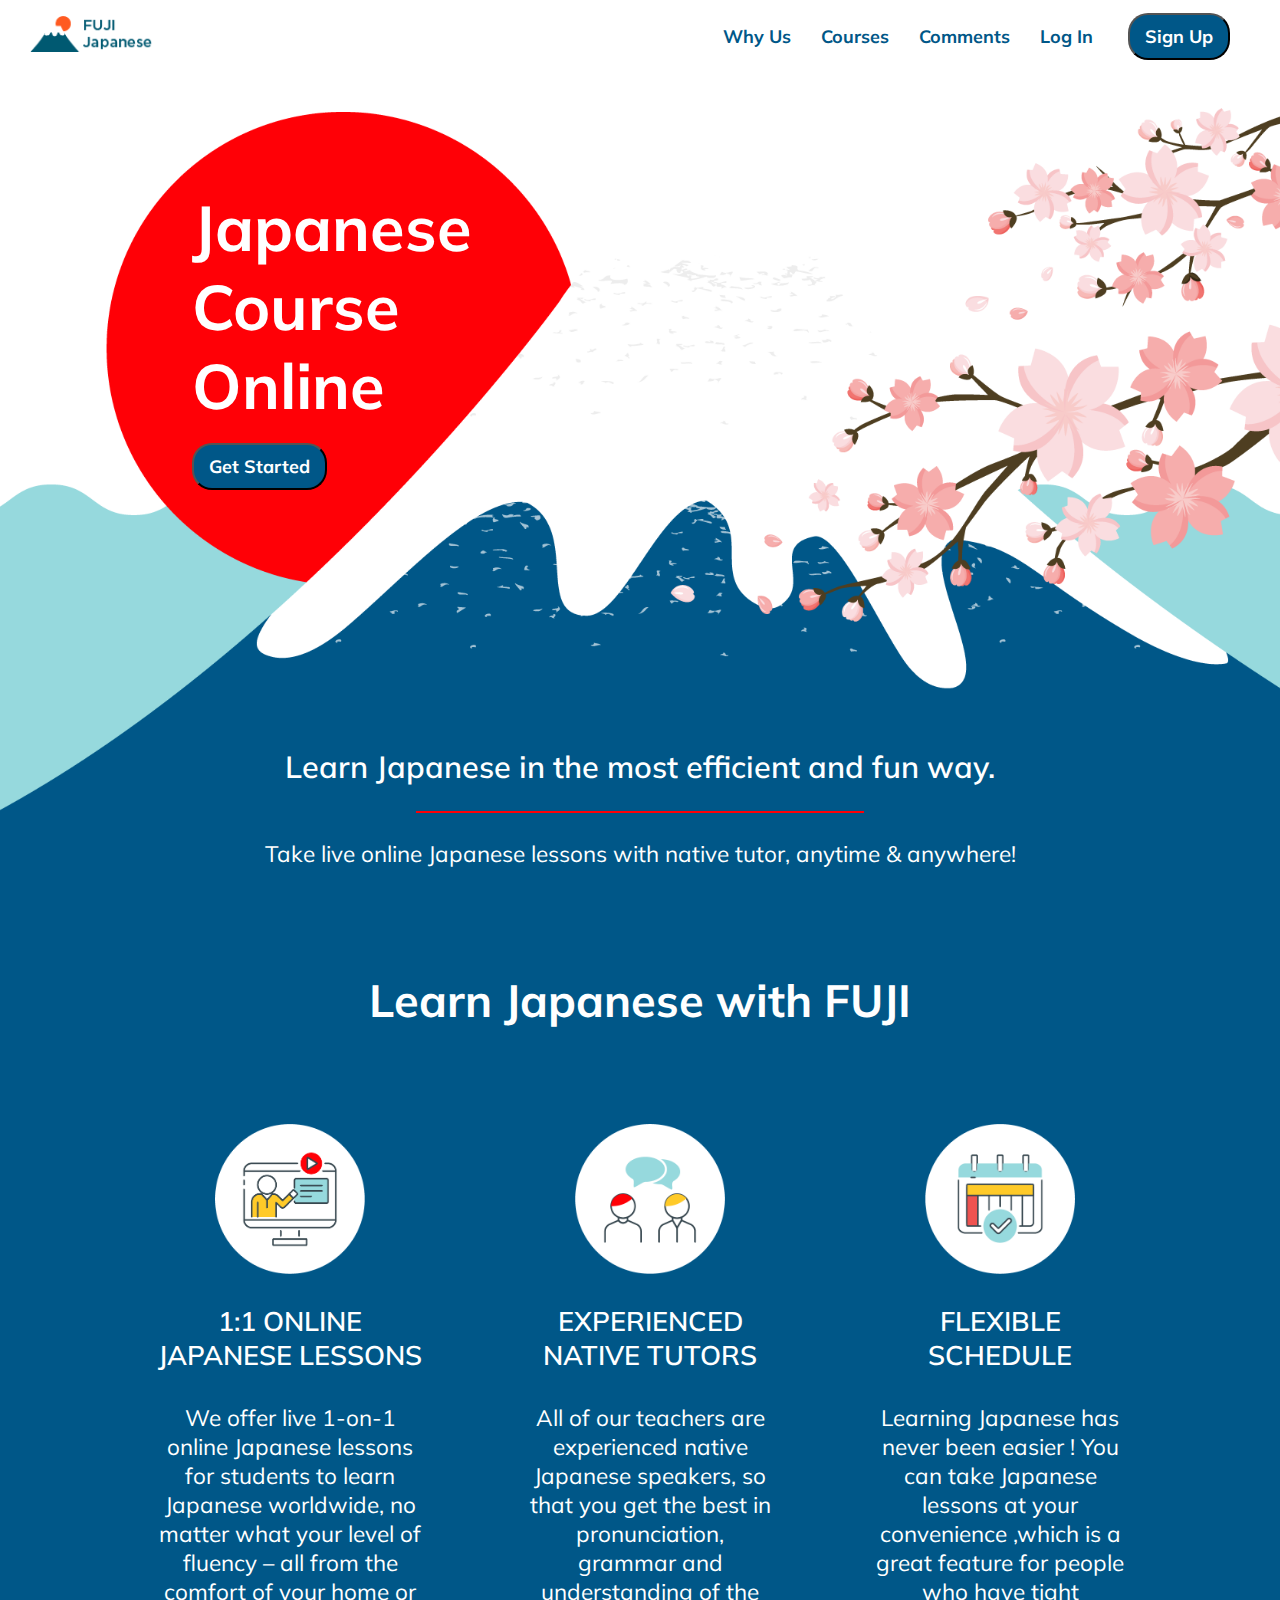
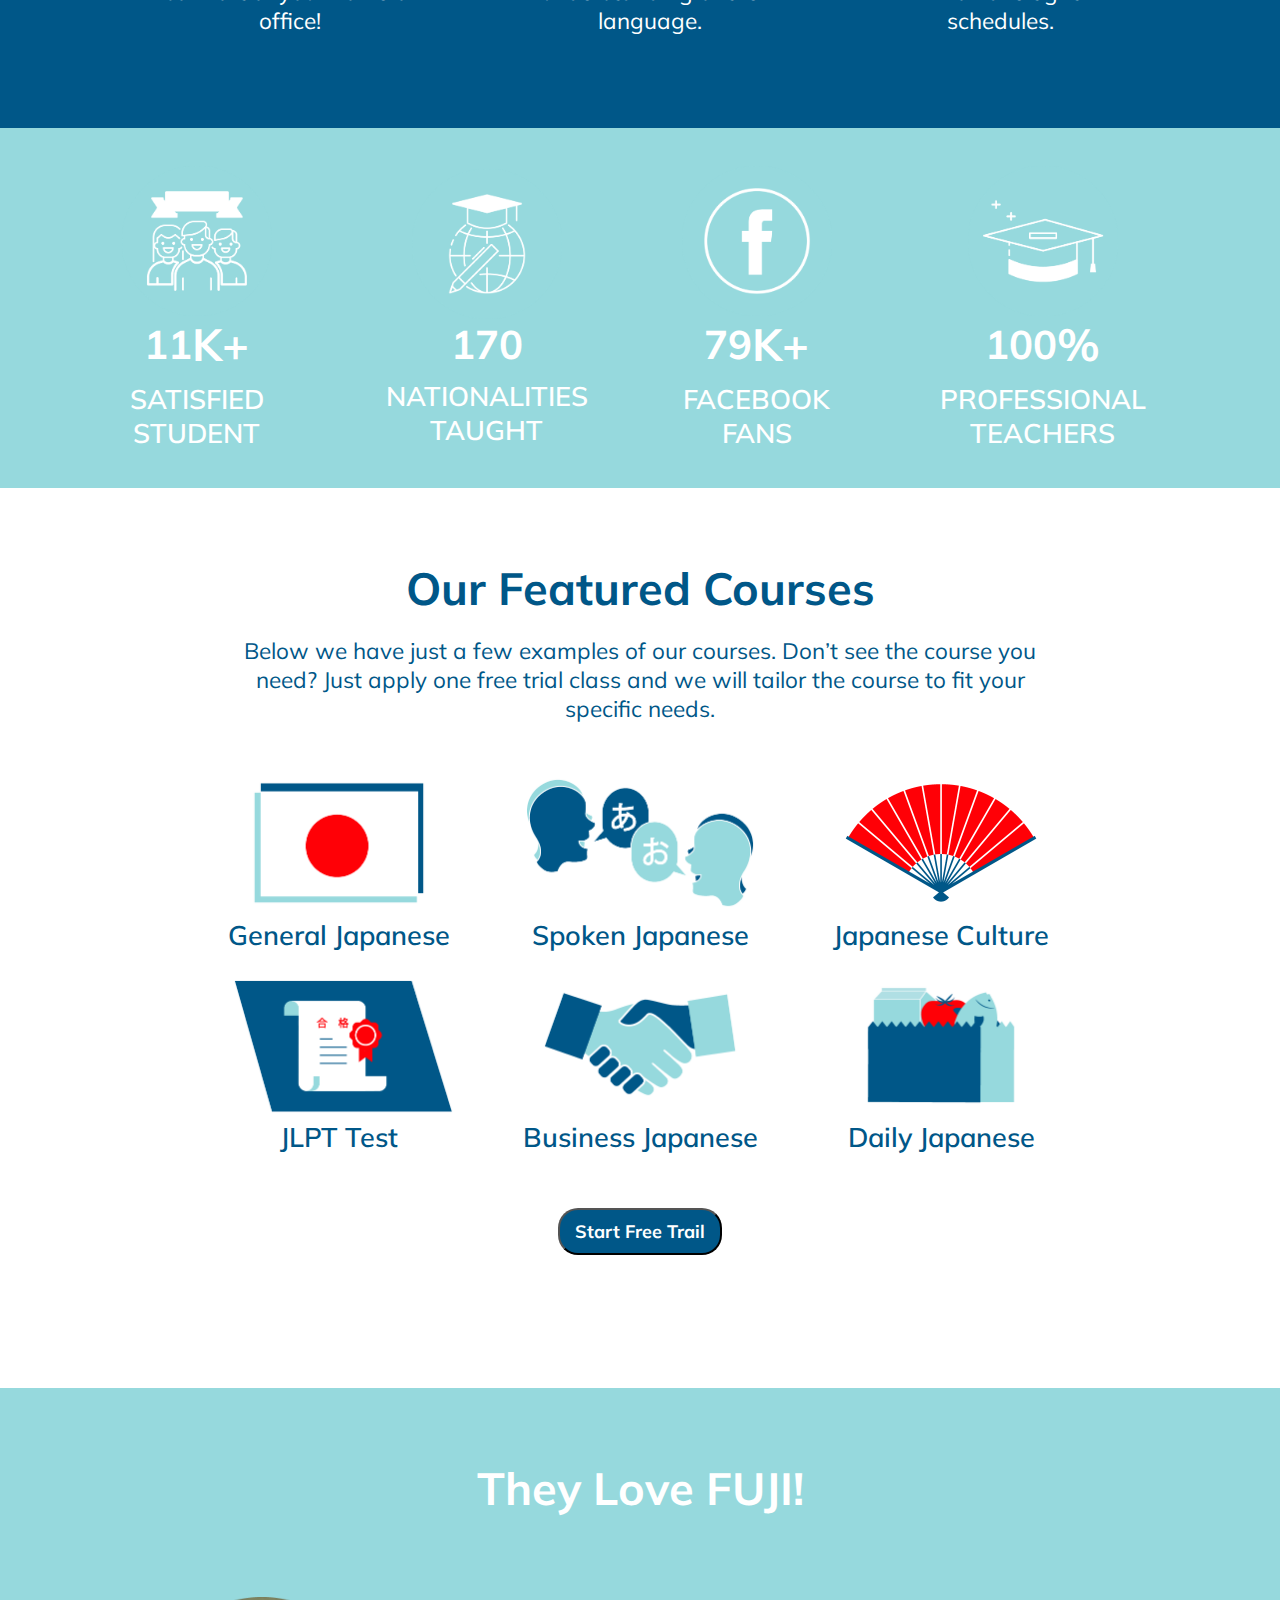
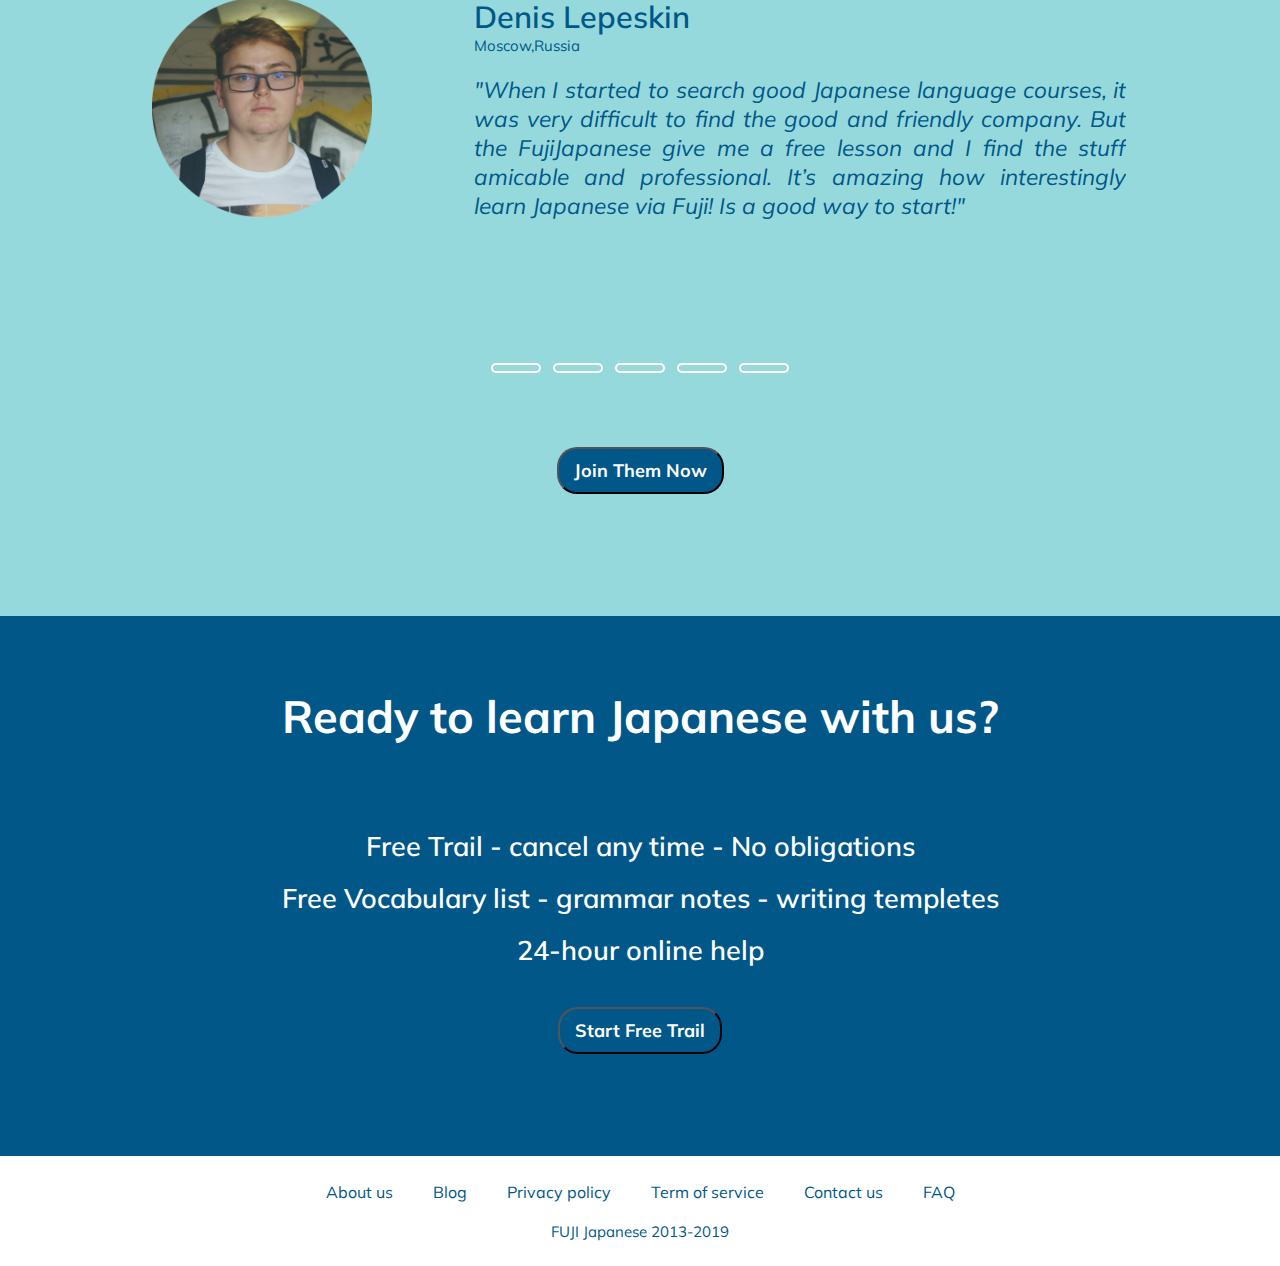
<file: index.html>
<!DOCTYPE html>

<html>

<head>
    <title>FUJI Japanese</title>
    <meta charset='UTF-8' />
    <meta name='viewport' content='width=device-width, initial-scale=1.0, maximum-scale=1.0' />
    <link href="css/landing.css" rel="stylesheet" type="text/css">
    <link href="https://fonts.googleapis.com/css?family=Muli:400,400i,600,900&display=swap" rel="stylesheet">

</head>

<body>
    <div class="navbar">
        <div class="nav-grid">
            <!--logo for returning landing page-->
            <a class="nav-logo" href="#titlepage">
                <img src="img/fuji-logo.png" alt="fujiLogo" height=36>
            </a>
            <div class="nav-menu">

                <div class="nav-links">
                    <a class="nav-item" href="#why-us">Why Us</a>
                    <a class="nav-item" href="#courses">Courses</a>
                    <a class="nav-item" href="#comments">Comments</a>
                    <a class="nav-item" href="#login">Log In</a>

                </div>

                <div class="nav-button-loader">
                    <a href="signup1.html"><button class="sign-up-button">Sign Up</button></a>
                </div>
            </div>
        </div>
        <!--change to hamburger menu for mobile screen-->
        <div class="burger-menu" onclick="showMenu()">
            <div class="burger">
                <div class="line1"></div>
                <div class="line2"></div>
                <div class="line3"></div>
            </div>
        </div>
    </div>

    <!--The title page, if user click navbar logo, back here-->
    <section id="titlepage">
        <div class="fuji-image">
            <div class="title-page-grid">
                <div class="landing-title">
                    <h1>Japanese</br>Course</br>Online</h1>
                    <div class="red-sun-button-loader">
                        <a href="signup1.html"><button class="sign-up-button">Get Started</button></a>
                    </div>

                </div>
                <div class="intro-grid">
                    <h3>Learn Japanese in the most efficient and fun way.</h3>
                    <div class="divide-line-loader">
                        <div class="red-line"></div>
                    </div>
                    <p>Take live online Japanese lessons with native tutor, anytime &
                        anywhere!</p>
                </div>
            </div>

        </div>
    </section>

    <!--breif feature of Fuji Japanese-->
    <section id="why-us">
        <div class="why-us-grid">
            <div class="second-title-loader">
                <h2>Learn Japanese with FUJI</h2>
            </div>
            <div class="features-grid">
                <div class="features">
                    <div id="feature1">
                        <img src="img/feature1.png" alt="online-lesson">
                        <h4 class="feature-head">1:1 ONLINE JAPANESE LESSONS</h4>
                        <p>We offer live 1-on-1 online Japanese lessons for students to learn Japanese worldwide, no
                            matter what your level of fluency – all from the comfort of your home or office!</p>
                    </div>
                    <div id="feature2">
                        <img src="img/feature2.png" alt="tutors">
                        <h4 class="feature-head">EXPERIENCED NATIVE TUTORS</h4>
                        <p>All of our teachers are experienced native Japanese speakers, so that you get the best in
                            pronunciation, grammar and understanding of the language.</p>
                    </div>
                    <div id="feature3">
                        <img src="img/feature3.png" alt="schedule">
                        <h4 class="feature-head">FLEXIBLE SCHEDULE</h4>
                        <p>Learning Japanese has never been easier ! You can take Japanese lessons at your convenience
                            ,which is a great feature for people who have tight schedules.</p>
                    </div>

                </div>
            </div>
        </div>
        </div>

    </section>

    </section>

    <!--Social proof-->
    <section id="social-static">
        <div class="static-grid">
            <div class="statics">
                <div class="static-col">
                    <img src="img/static1.png" alt="student">
                    <div class="num-unit">
                        <h2 class="num">11</h2>
                        <h2>K+
                        </h2>
                    </div>
                    <h4>Satisfied Student</h4>
                </div>

                <div class="static-col">
                    <img src="img/static2.png" alt="nationality">
                    <div class="num-unit">
                        <h2 class="num">170</h2>
                    </div>
                    <h4> Nationalities Taught</h4>
                </div>

                <div class="static-col">
                    <img src="img/static3.png" alt="facebook">
                    <div class="num-unit">
                        <h2 class="num">79</h2>
                        <h2>K+</h2>
                    </div>
                    <h4> Facebook Fans</h4>
                </div>

                <div class="static-col">
                    <img src="img/static4.png" alt="teachers">
                    <div class="num-unit">
                        <h2 class="num">100</h2>
                        <h2>%</h2>
                    </div>
                    <h4> Professional Teachers</h4>
                </div>
            </div>
        </div>
    </section>



    <!--featured course-->
    <section id="courses">
        <div class="courses-grid">
            <div class="second-title-loader">
                <h2 id="course-title">Our Featured Courses</h2>
                <p id="course-intro">
                    Below we have just a few examples of our courses. Don’t see the course you need? Just apply one free
                    trial class and we will tailor the course to fit your specific needs.</p>
            </div>
            <div class="course-list-grid">
                <div class="course-row">
                    <div class="course-container">
                        <div class="img-wrap">
                            <img src="img/course1.png" alt="general">
                            <div class="overlay">
                                <!--on mouse hovered on change img to solid backgroud and show course list-->
                                <div class="course-content">
                                    <ul>
                                        <li>Japanese Beginner</li>
                                        <li>Japanese Intermediate</li>
                                        <li>Japanese Advance</li>
                                        <a href="signup1.html">See Lessons</a>
                                    </ul>
                                </div>
                            </div>
                        </div>
                        <h4>General Japanese</h4>
                    </div>
                    <div class="course-container">
                        <div class="img-wrap">
                            <img src="img/course2.png" alt="spoken">
                            <div class="overlay">
                                <div class="course-content">
                                    <ul>
                                        <li>Greeting</li>
                                        <li>Introduce your self</li>
                                        <li>Comunication</li>
                                        <a href="signup1.html">See Lessons</a>
                                    </ul>
                                </div>
                            </div>
                        </div>
                        <h4>Spoken Japanese</h4>
                    </div>
                    <div class="course-container">
                        <div class="img-wrap">
                            <img src="img/course3.png" alt="cultural">
                            <div class="overlay">
                                <div class="course-content">
                                    <ul>
                                        <li>Japanese Animation</li>
                                        <li>Japanese Film</li>
                                        <li>Japanese Literature</li>
                                        <a href="signup1.html">See Lessons</a>
                                    </ul>
                                </div>
                            </div>
                        </div>
                        <h4>Japanese Culture</h4>
                    </div>
                </div>
                <div class="course-row">
                    <div class="course-container">
                        <div class="img-wrap">
                            <img src="img/course4.png" alt="jlpt">
                            <div class="overlay">
                                <div class="course-content">
                                    <ul>
                                        <li>Vocabulary</li>
                                        <li>Grammar</li>
                                        <li>Listening</li>
                                        <a href="signup1.html">See Lessons</a>
                                    </ul>
                                </div>
                            </div>
                        </div>
                        <h4>JLPT Test</h4>
                    </div>
                    <div class="course-container">
                        <div class="img-wrap">
                            <img src="img/course5.png" alt="business">
                            <div class="overlay">
                                <div class="course-content">
                                    <ul>
                                        <li>Basic of business email</li>
                                        <li>Jobhunting</li>
                                        <li>Daily Report</li>
                                        <a href="signup1.html">See Lessons</a>
                                    </ul>
                                </div>
                            </div>
                        </div>
                        <h4>Business Japanese</h4>
                    </div>
                    <div class="course-container">
                        <div class="img-wrap">
                            <img src="img/course6.png" alt="daily">
                            <div class="overlay">
                                <div class="course-content">
                                    <ul>
                                        <li>Shopping</li>
                                        <li>Travelling</li>
                                        <li>Calling</li>
                                        <a href="signup1.html">See Lessons</a>
                                    </ul>
                                </div>
                            </div>
                        </div>
                        <h4>Daily Japanese</h4>
                    </div>
                </div>
            </div>
            <a href="signup1.html"><button class="sign-up-button" id="course-button">Start Free Trail</button></a>
        </div>
        </div>

    </section>

    <!--comment-->
    <section id="comments">
        <div class="comments-grid">
            <div class="second-title-loader">
                <h2 id="comment-title">They Love FUJI!</h2>

            </div>
            <!--click white bar to change silide-->
            <div class="slidershow">
                <div class="slides">
                    <input type="radio" name="change-slide" id="c1" checked>
                    <input type="radio" name="change-slide" id="c2">
                    <input type="radio" name="change-slide" id="c3">
                    <input type="radio" name="change-slide" id="c4">
                    <input type="radio" name="change-slide" id="c5">
                    <div class="slide s1">
                        <img src="img/russia.png" alt="russia">
                        <div class="comment-container">
                            <h3>Denis Lepeskin</h3>
                            <span id="com-info">Moscow,Russia</span>

                            <p id="com-content">"When I started to search good Japanese language courses, it was very
                                difficult to
                                find
                                the good and
                                friendly
                                company. But the FujiJapanese give me a free lesson and I find the stuff amicable
                                and
                                professional. It’s
                                amazing how interestingly learn Japanese via Fuji! Is a good way to start!"</p>
                        </div>
                    </div>
                    <div class="slide">
                        <img src="img/singapore.png" alt="singapore">
                        <div class="comment-container">
                            <h3>Chris Cherry</h3>
                            <span id="com-info">Singapore</span>
                            <div id="com-content">
                                <p>
                                    "I have found FUJI Japanese language instruction to be convenient, engaging and very
                                    enjoyable. I never thought I would learn Japanese language as quickly as I am
                                    through
                                    FUJI Japanese. I am even learning some Japanese writing, which I never thought I
                                    would
                                    be
                                    able to do. I strongly recommend FUJI Japanese for anyone who wants to learn
                                    Japanese in
                                    a
                                    convenient and highly professional setting."</p>
                            </div>
                        </div>
                    </div>
                    <div class="slide">
                        <img src="img/hall.png" alt="ga-us">
                        <div class="comment-container">
                            <h3>The Hall Family</h3>
                            <span id="com-info">GA,US</span>
                            <div id="com-content">
                                <p>
                                    "Two of our children study with FUJI Japanese twice a week. Prior to these lessons
                                    they had studied a few years in school and I have also studied considerably in the
                                    past. So, we can recognize successful instruction in Japanese. Our family has been
                                    quite pleased with this service. The staff is professional and friendly. Both of the
                                    teachers we have had for our children have adapted the classes specifically to each
                                    child’s learning style and engaged them wonderfully. We consider this company a
                                    great find."</p>
                            </div>
                        </div>
                    </div>
                    <div class="slide">
                        <img src="img/spain.png" alt="spain">
                        <div class="comment-container">
                            <h3>Hector Garcia</h3>
                            <span id="com-info">America</span>
                            <div id="com-content">
                                <p>
                                    "You have achieved a basic level of communication in Japanese, but when it comes to
                                    more formal business situations you don't feel comfortable? I struggled using many
                                    intermediate to advanced Japanese books, but in the end it was FUJI Japanese what
                                    brought my business language skills to the level of confidence that I needed to
                                    succeed in Japan."</p>
                            </div>
                        </div>
                    </div>
                    <div class="slide">
                        <img src="img/america.png" alt="america">
                        <div class="comment-container">
                            <h3>Dave Della Costa</h3>
                            <span id="com-info">Spain</span>
                            <div id="com-content">
                                <p>
                                    "Figuring out how to advance past a certain point with Japanese is a
                                    "chicken-and-egg" problem: if you don't have the experience, it's hard to
                                    get into a position which will provide you with the experience! This service
                                    helps fill that gap and gets you up to the next level."</p>
                            </div>
                        </div>
                    </div>
                </div>
                <div class="change-nav">
                    <label for="c1" class="change-bar"></label>
                    <label for="c2" class="change-bar"></label>
                    <label for="c3" class="change-bar"></label>
                    <label for="c4" class="change-bar"></label>
                    <label for="c5" class="change-bar"></label>
                </div>

            </div>
            <a href="signup1.html" id="join-button"><button class="sign-up-button">Join
                    Them Now</button></a>
        </div>


    </section>

    <!--benifit emphasis-->
    <section id="benifit">
        <div class="benifit-grid">
            <div class="second-title-loader">
                <h2>Ready to learn Japanese with us?</h2>
            </div>
            <div class="benifit-list">
                <h4>Free Trail - cancel any time - No obligations</h4>
                </br>
                <h4>Free Vocabulary list - grammar notes - writing templetes</h4>
                </br>
                <h4>24-hour online help

            </div>
            <a href="signup1.html" id="benifit-button"><button class="sign-up-button">Start Free
                    Trail</button></a>
        </div>
        </div>

    </section>

    <footer id="footer" class="fluid">
        <div class="footer-list">
            <a>About us</a>
            <a>Blog</a>
            <a>Privacy policy</a>
            <a>Term of service</a>
            <a>Contact us</a>
            <a>FAQ</a>

        </div>

        <span id="company-name">FUJI Japanese 2013-2019</span>
    </footer>


    <script src="javascript/app.js"></script>




</body>



</html>
</file>
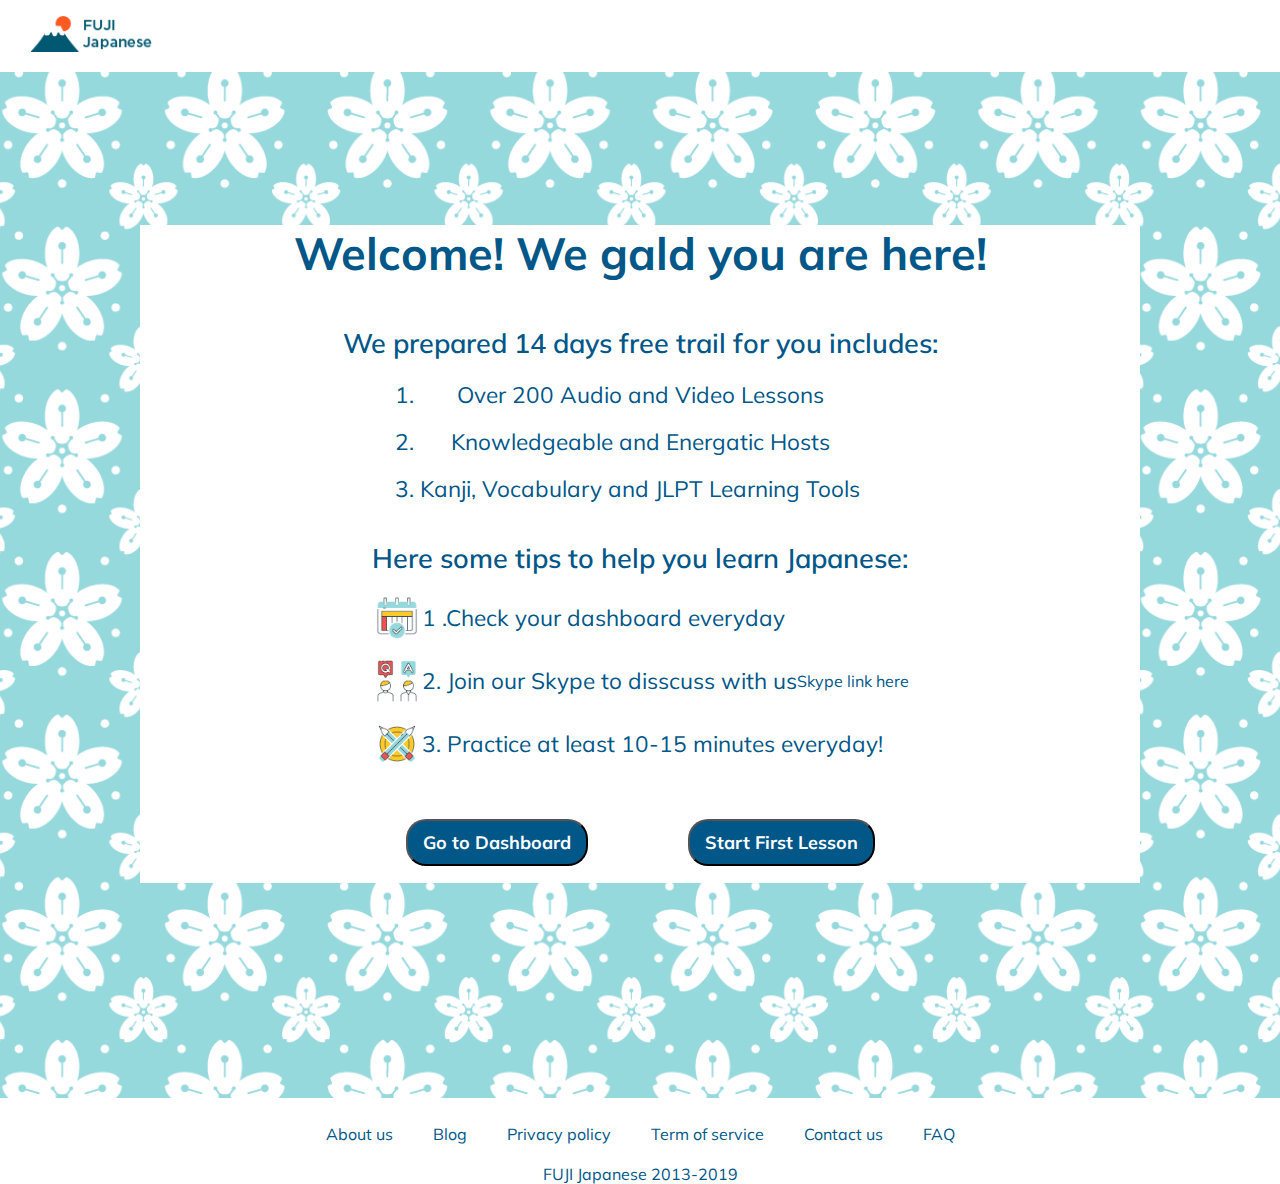
<file: endpage.html>
<!DOCTYPE html>
<html lang='en'>

<head>
    <meta charset='UTF-8' />
    <meta name='viewport' content='width=device-width, initial-scale=1.0, maximum-scale=1.0' />
    <title>FUJI Japanese</title>
    <link rel='stylesheet' href='css/ending.css' />
    <link href="https://fonts.googleapis.com/css?family=Muli:400,400i,600,900&display=swap" rel="stylesheet">
</head>

<body>
    <div class="navbar">
        <div class="nav-grid">
            <!--logo for returning landing page-->
            <a class="nav-logo" href="index.html">
                <img src="img/fuji-logo.png" alt="fuji-logo" height=36>
            </a>



        </div>

    </div>
    </div>

    <main id="endingpage">
        <div class="end-img">
            <div class="ending-grid">
                <div class="white">
                    <div class="second-title-loader">
                        <h2>Welcome! We gald you are here!</h2>
                    </div>
                    <div class="infomation-grid">
                        <h4>We prepared 14 days free trail for you includes:</h4>
                        </br>
                        <ol>
                            <li>Over 200 Audio and Video Lessons</li>
                            <li>Knowledgeable and Energatic Hosts</Li>
                            <li>Kanji, Vocabulary and JLPT Learning Tools</Li>
                        </ol>

                        </br>
                        <h4>Here some tips to help you learn Japanese:</h4>
                        </br>
                        <div class="tips">
                            <div class="tip"><img src="img/schedule.png" alt="schedule">
                                <p>1 .Check your dashboard everyday</p>
                            </div>
                            <div class="tip"><img src="img/qa.png" alt="qa">
                                <p>2. Join our Skype to disscuss with us </p>
                                <a> Skype link here</a>
                            </div>
                            <div class="tip"><img src="img/practice.png" alt="practice">
                                <p>3. Practice at least 10-15 minutes everyday!</p>
                            </div>
                        </div>

                        <div class="buttons">
                            <button>Go to Dashboard</button>
                            <button>Start First Lesson</button>
                        </div>
                    </div>
                </div>
            </div>
        </div>



    </main>
    <footer id="footer" class="fluid">
        <div class="footer-list">
            <a>About us</a>
            <a>Blog</a>
            <a>Privacy policy</a>
            <a>Term of service</a>
            <a>Contact us</a>
            <a>FAQ</a>

        </div>

        <span id="company-name">FUJI Japanese 2013-2019</span>
    </footer>

    <script src="javascript/app.js"></script>
</body>

</html>
</file>
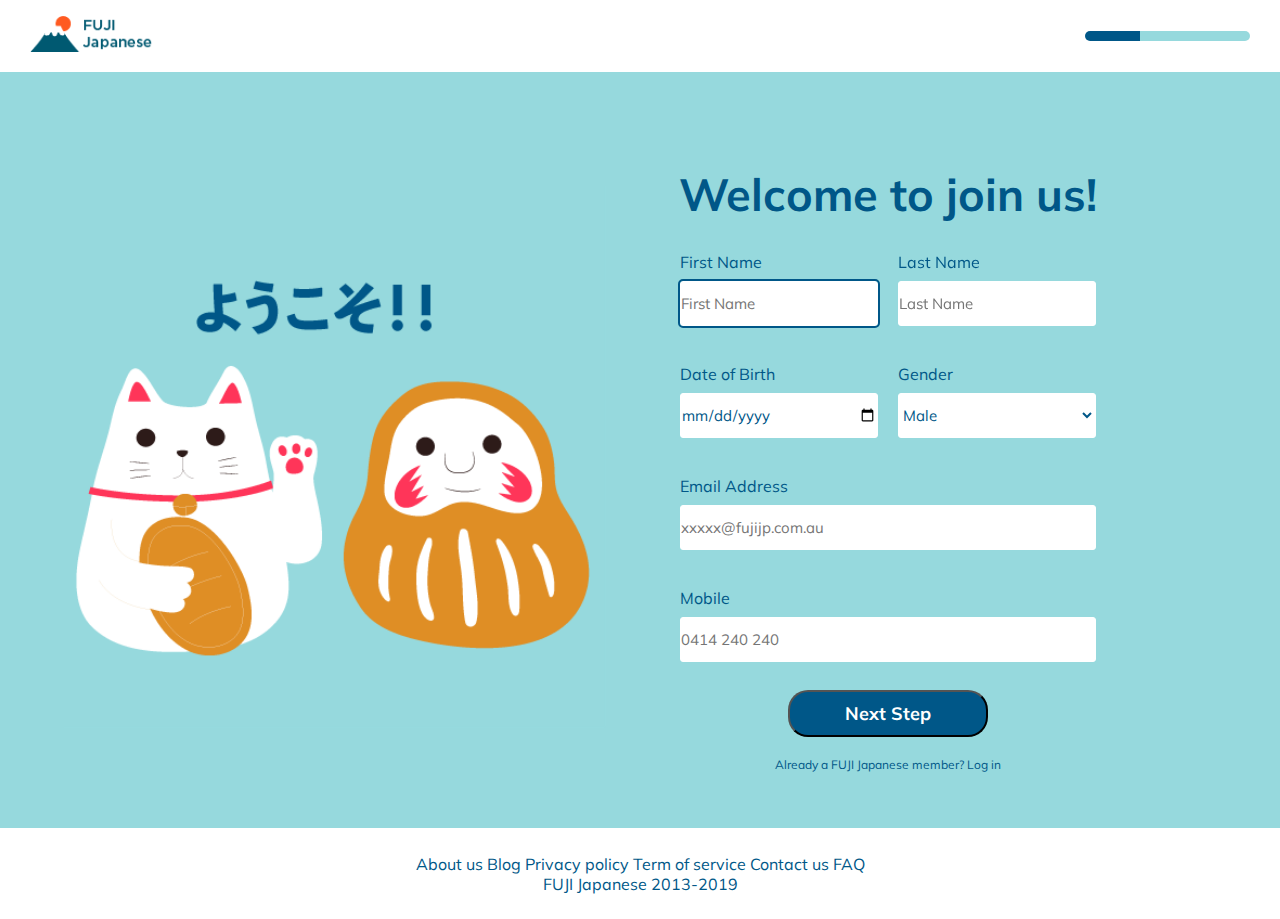
<file: signup1.html>
<!DOCTYPE html>
<html lang='en'>

<head>
    <meta charset='UTF-8' />
    <meta name='viewport' content='width=device-width, initial-scale=1.0, maximum-scale=1.0' />
    <title>FUJI Japanese</title>
    <link rel='stylesheet' href='css/signup.css' />
    <link href="https://fonts.googleapis.com/css?family=Muli:400,400i,600,900&display=swap" rel="stylesheet">
</head>

<body>
    <div class="navbar">
        <div class="nav-grid">
            <!--logo for returning landing page-->
            <a class="nav-logo" href="index.html">
                <img src="img/fuji-logo.png" alt="fuji-logo" height=36>
            </a>
            <!--progress bar to indicate the sign-up progress-->
            <div class="nav-progress">
                <div class="progress-bar">
                    <a href=signup1.html>
                        <div id="p1-bar1"></div>
                    </a>
                    <a href=signup2.html>
                        <div id="p1-bar2"></div>
                    </a>
                    <a href=signup3.html>
                        <div id="p1-bar3"></div>
                    </a>
                </div>


            </div>

        </div>
    </div>

    <main class='sign-up-page' id="page1">

        <div class='sideimg'><img src="img/signimg1.png"></div>
        <section class='form-content'>
            <div class="form-grid">
                <form id="personal-detail" method="get" action="signup2.html">
                    <h2 class="form-title">Welcome to join us!</h2>
                    <div class="row">
                        <div class="inputs">
                            <label for="first-name">First Name</label>
                            <input id="first-name" name="first-name" type="text" placeholder="First Name" required
                                autofocus onchange="greeting()">
                        </div>
                        <div class="inputs">
                            <label for="last-name">Last Name</label>
                            <input id="last-name" name="last-name" type="text" placeholder="Last Name" required
                                autofocus>
                        </div>
                    </div>
                    <div class="row">
                        <div class="inputs">
                            <label for="dob">Date of Birth</label>
                            <input id="dob" name="dob" type="date" placeholder="date of birth" required autofocus>
                        </div>
                        <div class="inputs">
                            <label for="level">Gender</label>
                            <select id="level">
                                <option disabled value="">Choose your gender</option>
                                <option value="male">Male</option>
                                <option value="female">Female</option>
                                <option value="female">Prefer Not to Say</option>
                            </select>
                        </div>
                    </div>
                    <div class="row">
                        <div class="inputs">
                            <label for="email">Email Address</label>
                            <input id="email" name="email" type="text" placeholder="xxxxx@fujijp.com.au" required
                                autofocus>
                        </div>
                    </div>
                    <div class="row">
                        <div class="inputs">
                            <label for="mobile">Mobile</label>
                            <input id="mobile" name="mobile" type="number" placeholder="0414 240 240" required
                                autofocus>


                        </div>
                    </div>

                    <button type=submit>Next Step</button>
                    <span class="log-noti"> Already a FUJI Japanese member?
                        <a class="log-noti">Log in</a></span>

                </form>


            </div>
        </section>


    </main>
    <footer id="footer" class="fluid">
        <div class="footer-list">
            <a>About us</a>
            <a>Blog</a>
            <a>Privacy policy</a>
            <a>Term of service</a>
            <a>Contact us</a>
            <a>FAQ</a>

        </div>

        <span id="company-name">FUJI Japanese 2013-2019</span>
    </footer>

    <script src="javascript/app.js"></script>
</body>

</html>
</file>
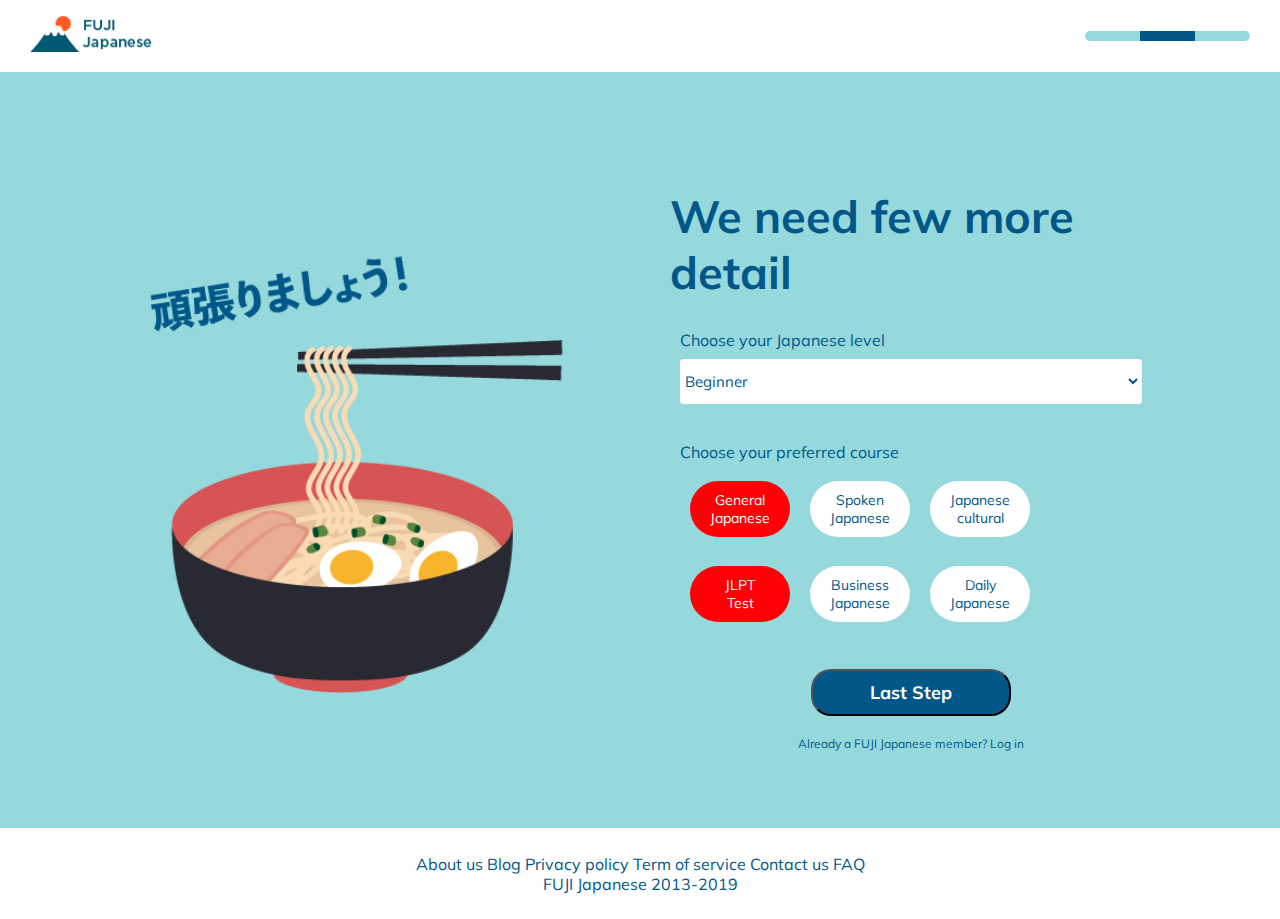
<file: signup2.html>
<!DOCTYPE html>
<html lang='en'>

<head>
    <meta charset='UTF-8' />
    <meta name='viewport' content='width=device-width, initial-scale=1.0, maximum-scale=1.0' />
    <title>FUJI Japanese</title>
    <link rel='stylesheet' href='css/signup.css' />
    <link href="https://fonts.googleapis.com/css?family=Muli:400,400i,600,900&display=swap" rel="stylesheet">
</head>

<body>
    <div class="navbar">
        <div class="nav-grid">
            <!--logo for returning landing page-->
            <a class="nav-logo" href="index.html">
                <img src="img/fuji-logo.png" alt="fuji-logo" height=36>
            </a>
            <!--progress bar to indicate the sign-up progress-->
            <div class="nav-progress">
                <div class="progress-bar">
                    <a href=signup1.html>
                        <div id="p2-bar1"></div>
                    </a>
                    <a href=signup2.html>
                        <div id="p2-bar2"></div>
                    </a>
                    <a href=signup3.html>
                        <div id="p2-bar3"></div>
                    </a>
                </div>


            </div>

        </div>
    </div>

    <main class='sign-up-page' id="page2">

        <div class='sideimg'><img src="img/signimg2.png"></div>
        <section class='form-content'>
            <div class="form-grid">
                <form id="preference" method="get" action="signup3.html">
                    <h2 class="form-title">We need few more detail</h2>
                    <div class="row">
                        <div class="inputs">
                            <label for="level">Choose your Japanese level</label>
                            <select id="level">
                                <option disabled value="">Choose your Japanese level</option>
                                <option value="beginner">Beginner</option>
                                <option value="intermediate">Intermediate</option>
                                <option value="advance">Advance</option>
                            </select>
                        </div>
                    </div>
                    <div class="row">
                        <div class="inputs">
                            <label for="course">Choose your preferred course</label>
                            <div class="course-container">
                                <div class="course-row">
                                    <div class="course-option">
                                        <label>
                                            <input type="checkbox" name="general" value="general"
                                                checked><span>General</br>
                                                Japanese</span>
                                        </label>
                                    </div>
                                    <div class="course-option">
                                        <label>
                                            <input type="checkbox" name="spoken" value="spoken"> <span>Spoken</br>
                                                Japanese</span>
                                        </label>
                                    </div>
                                    <div class="course-option">
                                        <label>
                                            <input type="checkbox" name="cultural" value="cultural"><span>
                                                Japanese</br>cultural
                                            </span></label> </div>
                                </div>
                                <div class="course-row">
                                    <div class="course-option">
                                        <label>
                                            <input type="checkbox" name="jlpt" value="jlpt"
                                                checked><span>JLPT</br>Test</span>
                                        </label> </div>
                                    <div class="course-option">
                                        <label>
                                            <input type="checkbox" name="business" value="business"> <span>Business</br>
                                                Japanese</span>
                                        </label> </div>

                                    <div class="course-option">
                                        <label>
                                            <input type="checkbox" name="daily" value="Daily"><span> Daily</br>
                                                Japanese</span>
                                        </label>
                                    </div>
                                </div>

                            </div>
                        </div>
                    </div>

                    <button>Last
                        Step</button>
                    <span class="log-noti">Already a FUJI Japanese member?
                        <a class="log-noti">Log in</a> </span>
                </form>

            </div>

        </section>


    </main>
    <footer id="footer" class="fluid">
        <div class="footer-list">
            <a>About us</a>
            <a>Blog</a>
            <a>Privacy policy</a>
            <a>Term of service</a>
            <a>Contact us</a>
            <a>FAQ</a>

        </div>

        <span id="company-name">FUJI Japanese 2013-2019</span>
    </footer>

    <script src="javascript/app.js"></script>
</body>

</html>
</file>
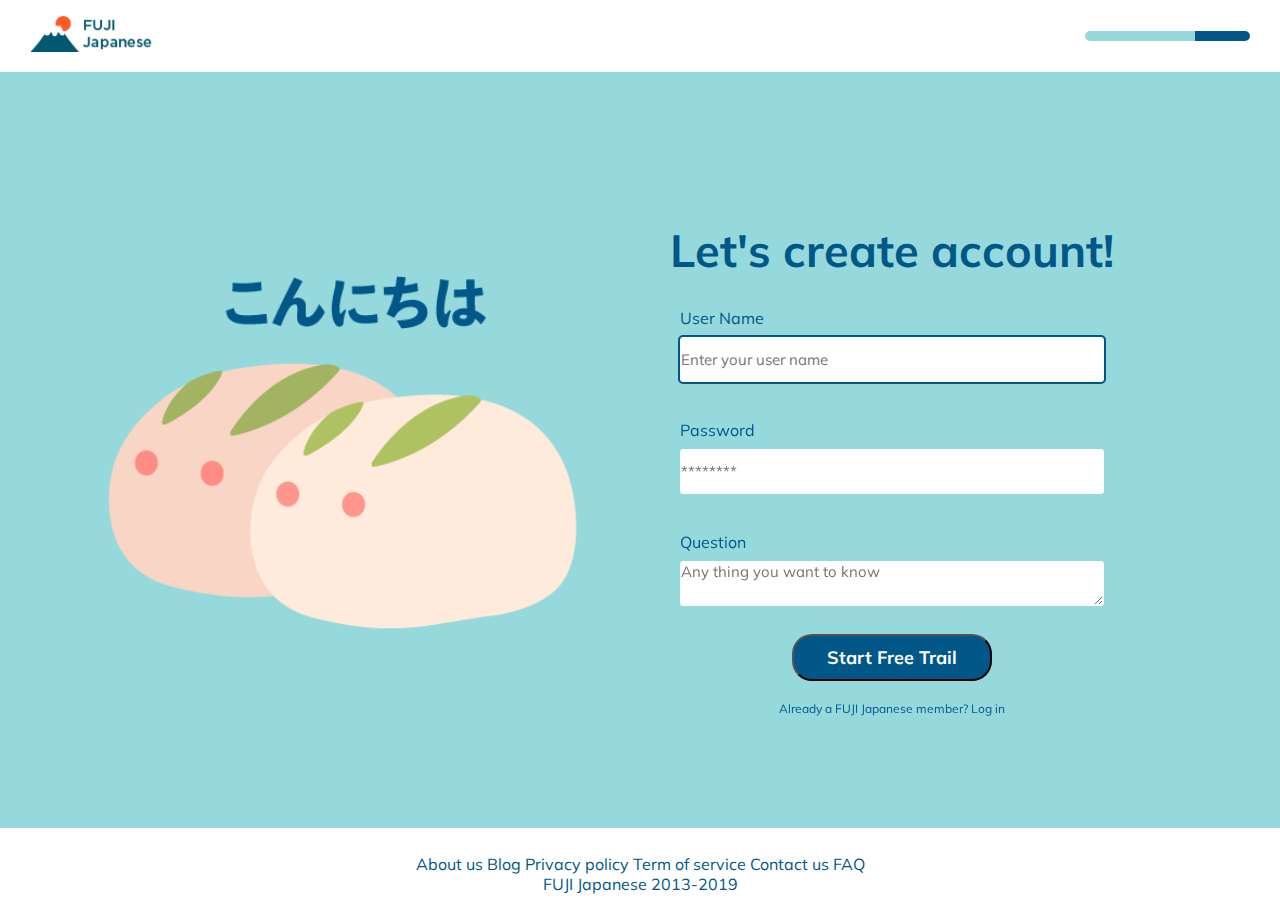
<file: signup3.html>
<!DOCTYPE html>
<html lang='en'>

<head>
    <meta charset='UTF-8' />
    <meta name='viewport' content='width=device-width, initial-scale=1.0, maximum-scale=1.0' />
    <title>FUJI Japanese</title>
    <link rel='stylesheet' href='css/signup.css' />
    <link href="https://fonts.googleapis.com/css?family=Muli:400,400i,600,900&display=swap" rel="stylesheet">
</head>

<body>
    <div class="navbar">
        <div class="nav-grid">
            <!--logo for returning landing page-->
            <a class="nav-logo" href="index.html">
                <img src="img/fuji-logo.png" alt="fuji-logo" height=36>
            </a>
            <!--progress bar to indicate the sign-up progress-->
            <div class="nav-progress">
                <div class="progress-bar">
                    <a href=signup1.html>
                        <div id="p3-bar1"></div>
                    </a>
                    <a href=signup2.html>
                        <div id="p3-bar2"></div>
                    </a>
                    <a href=signup3.html>
                        <div id="p3-bar3"></div>
                    </a>
                </div>


            </div>

        </div>
    </div>

    <main class='sign-up-page' id="page3">

        <div class='sideimg'><img src="img/signimg3.png"></div>
        <section class='form-content'>
            <div class="form-grid">
                <form id="account" method="GET" action="endpage.html">
                    <h2 class="form-title">Let's create account!</h2>
                    <div class="row">
                        <div class="inputs">
                            <label for="user-name">User Name</label>
                            <input id="user-name" name="user-name" type="text" placeholder="Enter your user name"
                                required autofocus>
                        </div>
                    </div>
                    <div class="row">
                        <div class="inputs">
                            <label for="email">Password</label>
                            <input id="email" name="email" type="password" placeholder="********" required autofocus>
                        </div>
                    </div>
                    <div class="row">
                        <div class="inputs">
                            <label for="question">Question</label>
                            <textarea id="question" name="question" placeholder="Any thing you want to know" row="4"
                                col="20"></textarea>
                        </div>
                    </div>


                    <button>Start Free Trail</button>
                    <span class="log-noti"> Already a FUJI Japanese member?
                        <a class="log-noti">Log in</a></span>
                </form>



            </div>
        </section>


    </main>
    <footer id="footer" class="fluid">
        <div class="footer-list">
            <a>About us</a>
            <a>Blog</a>
            <a>Privacy policy</a>
            <a>Term of service</a>
            <a>Contact us</a>
            <a>FAQ</a>

        </div>

        <span id="company-name">FUJI Japanese 2013-2019</span>
    </footer>

    <script src="javascript/app.js"></script>
</body>

</html>
</file>
<file: css/landing.css>
/*global style*/
* {
    margin: 0px;
    padding: 0px;
    box-sizing: border-box;
}

body {
    overflow-x: hidden;
    overflow-y: scroll;
    background-color: #ffffff;
}

section {
    position: relative;
    overflow: hidden;
    height: 100%
}

/*heading style*/
h1 {
    font-weight: bold;
    font-size: 7vh;
    font-family: muli,
        sans-serif;
}

h2 {
    font-weight: bold;
    font-size: 5vh;
    font-family: muli,
        sans-serif;
}

h3 {
    font-weight: 600;
    font-size: 3.4vh;
    font-family: muli,
        sans-serif;
}

h4 {
    font-weight: 600;
    font-size: 3vh;
    font-family: muli,
        sans-serif;
}



p {
    font-weight: normal;
    font-size: 2.5vh;
    font-family: muli,
        sans-serif;
}

/*color change when mouse hovered on*/
a:hover {
    color: #96d9dd;
    cursor: pointer;
}

button:hover {
    background-color:
        #96d9dd;
    cursor: pointer;
    transform: translateY(-2px);
    box-shadow: 2px 4px 10px #005788;

}




/* nav bar on the top*/
.navbar {
    position: fixed;
    top: 0;
    left: 0;
    right: 0;
    z-index: 98;
    display: flex;
    justify-content: space-around;
    min-height: 8vh;
    font: bold 18px 'muli', sans-serif;
    align-items: center;
    background-color: #ffffff;
    padding: 10px 0;
}

/* navbar logo on the leftside*/
.nav-logo {
    width: 130px;
    min-width: 130px;
    height: 40px;
    min-height: 40px;
    margin-left: 0px;
}

/* The items on the navbar menu*/
.nav-menu {
    display: flex;
    justify-content: space-around;
    align-items: center;


}

/* why us, lesson, log in*/
.nav-item {
    display: inline-block;
    margin-right: 20px;
    /*padding: top right bottom left*/
    padding: 10px 5px;
    text-decoration: none;
    color: #005788;
}

.nav-links {
    display: inline-flex;
    justify-content: space-around;
    align-items: center;

    margin-right: 10px;
}

.sign-up-button {
    background-color: #005788;
    color: #ffffff;
    padding: 10px 15px 10px 15px;
    border-radius: 20px;
    font: bold 18px 'muli',
        sans-serif;
    z-index: 50;

}

.nav-grid {

    display: inline-flex;
    justify-content: space-between;
    padding-right: 30px;
    padding-left: 30px;
    margin: 0px;
    width: 100%;
    align-items: center;
}

/*the burger menu to navigate on mobile screen*/
.burger-menu {
    cursor: pointer;
    height: 30px;
    margin: 15px 20px 0px 0px;
}

.burger {
    display: none;
    cursor: pointer;
    height: 5px;
}

.burger div {
    width: 30px;
    height: 4px;
    ;
    background-color: #005788;
    border-radius: 3px;
    display: block;
}

/* the burger*/
.line1 {
    transform: translateY(-4px)
}

.line3 {
    transform: translateY(4px)
}

.change .line1 {
    transform: translateY(4px) rotateZ(-45deg);
}

.change .line2 {
    opacity: 0;
}

.change .line3 {
    transform: translateY(-4px) rotate(45deg);
}


/*title page background image*/
.fuji-image {
    width: 100%;
    height: 92%;
    min-height: 92%;
    position: absolute;
    bottom: 0;
    background-size: cover;
    background-repeat: no-repeat;
    background-position: 20% 20%;
    background-image: url("../img/fuji_imagery.png");

}

#titlepage {
    display: flex;
    flex-direction: column;
    justify-content: space-between;
    height: 100vh;
    position: relative;
    padding: 0;
    background-color: #ffffff;

}

.title-page-grid {
    z-index: 10;
    width: 100%;
    height: 92vh;
    padding-right: 15%;
    padding-left: 15%;
    margin: 0 auto;
    display: inline-flex;
    flex-direction: column;
    justify-content: space-between;

}

.landing-title {
    color: #ffffff;
    position: relative;
    display: box;
    top: 14%;
    left: 0;
    align-items: center;
    justify-content: flex-start;

}

/*button on the redsun on background*/
.red-sun-button-loader {
    margin-top: 2vh;
}

.intro-grid {
    box-sizing: border-box;

    display: block;
    color: #ffffff;
    z-index: 20;
    position: relative;
    display: flex;
    flex-direction: column;
    align-items: center;
    bottom: 2.5vw;
    text-align: center;

}

.divide-line-loader {
    padding: 2vw 0;
}

.red-line {

    background-color: #ff0006;
    width: 35vw;
    height: 2px;
}

/*Section: Learn Japanese With Fuji*/
#why-us {
    background-color: #005788;
    color: white;
}

.why-us-grid {
    box-sizing: border-box;

    z-index: 10;
    width: 100%;
    height: 92vh;
    padding: 0 8%;
    margin: 0 auto;
    display: inline-flex;
    flex-direction: column;
}

.second-title-loader {
    box-sizing: border-box;
    align-items: center;
    flex-direction: column;
    text-align: center;
    margin: 8vh 0 5vh 0;
}


/*features display*/
.features-grid {
    width: 100%;
    position: center;
    margin: 0 auto;


}

.features {
    display: inline-flex;
    justify-content: space-around;
    align-items: top;
    position: center;
}

.features div {
    display: inline-flex;
    flex-direction: column;
    text-align: center;
    align-items: center;
    padding: 4vw;
    transition: 400ms ease;
}

.features img {
    width: 150px;
    height: 150px;
    margin-bottom: 30px;

}

/* as mouse hovered on a feature field, change the background and font color*/
.features div:hover {
    background-color: #ffffff;
    color: #005788
}


.feature-head {

    box-sizing: border-box;
    height: 11vh;
    display: block;
    align-items: center;
    padding: 0 0 20px;

}

/*Section: social static*/
#social-static {
    background-color: #96d9dd;
}

.static-grid {

    box-sizing: border-box;
    z-index: 10;
    width: 100%;
    height: 40vh;
    padding: 2vh 5%;
    margin: 0 auto;
    display: inline-flex;
    flex-direction: column;
    justify-content: space-around;
}

.statics img {
    width: 150px;
    height: 150px;
}

.statics {
    margin: auto;
    display: inline-flex;
    justify-content: space-around;
    position: center;
    align-items: center;
}

.static-col {
    display: inline-flex;
    flex-direction: column;
    align-items: center;
    text-align: center;
    padding: 2vh 1vw;
    color: #fff;
    text-transform: uppercase;
}

.num-unit {
    display: inline-flex;
    align-items: center;
    margin-bottom: 10px;
}

.num {
    font-size: 40px;
}

/*Section: Our Featured Courses */

#courses {
    background-color: #ffffff;
    color: #005788;
}

.courses-grid {
    box-sizing: border-box;
    z-index: 10;
    width: 100%;
    height: 100vh;
    padding: 0 8%;
    margin: 0 auto;
    display: flex;
    flex-direction: column;
    align-items: center;
    bottom: 2vh;

}

#course-title {
    margin-bottom: 20px;
}

#course-intro {
    padding: 0 10vw;
}

.course-list-grid {
    display: inline-flex;
    flex-direction: column;
    align-items: center;
    justify-content: space-around;
    margin-bottom: 4vh;
}

.course-row {

    box-sizing: border-box;
    margin: 0;
    padding: 0;
    border: 0;
    font-size: 100%;

    display: inline-flex;
    justify-content: space-around;
}

.course-container {
    box-sizing: border-box;
    padding: 0 2vw 2vh;
    display: flex;
    flex-direction: column;
    align-items: center;
}

/* on mouse hovered on change img to solid backgroud and show course list*/
.img-wrap {
    display: block;
    height: 150px;
    width: 250px;
    margin: 0 auto;
    font: normal 15px 'muli',
        sans-serif;
    color: #005788;
}

.course-container img {
    display: block;
    height: 150px;
    width: 250px;
}

.course-content {
    position: relative;
    top: 25%;
    left: 20%;

}

.course-content a:hover {
    color: white;
}

.overlay {
    position: relative;
    top: 0;
    left: 0;
    bottom: 0;
    right: 0;
    height: 150px;
    width: 250px;
    background-color: #96d9dd;
    transform: translateY(-100%);
    opacity: 0;
    transition: .5s ease;

}

.img-wrap:hover .overlay {
    opacity: 1;
}

/*Secton: they love FUJI!*/
#comments {
    background-color: #96d9dd;

}

#comment-title {
    color: #ffffff;
}

.comments-grid {
    box-sizing: border-box;
    z-index: 10;
    width: 100%;
    height: 92vh;
    padding: 0 8%;
    margin: 0 auto;
    display: flex;
    flex-direction: column;
    align-items: center;
    bottom: 2vh;
}

.slidershow {
    color: #005788;
    width: 100%;
    height: 50vh;
    margin-top: 4vh;
    overflow: hidden;
    display: flex;
    flex-direction: column;
}


.change-nav {
    bottom: 20px;
    left: 50%;
    display: flex;
    position: center;
    margin: 0 auto;

}

/*use the bar to change slide*/
.change-bar {
    width: 50px;
    height: 10px;
    border: 2px solid #fff;
    margin: 6px;
    cursor: pointer;
    transition: 0.4s;
    border-radius: 20px;
}

.change-bar:hover {
    background: #fff;
}

input[name="change-slide"] {
    position: absolute;
    visibility: hidden;
}

.slides {
    width: 500%;
    height: 80%;
    display: flex;
}

.slide {
    width: 20%;
    transition: 0.6s;
    display: inline-flex
}

.slide img {
    width: 220px;
    height: 220px;
    margin: 0 50px;
}

.comment-container {
    height: 80%;
    padding: 0 4vw;

}

#com-info {
    font-weight: 400;
    font-size: 15px;
    font-family: muli,
        sans-serif;
}

#com-content {
    font-style: italic;

    font-family: muli,
        sans-serif;
    text-align: justify;
    text-justify: inter-ideograph;
    overflow-y: scroll;
    height: 100%;
    margin-top: 20px;
    height: 150px;
}

#c1:checked~.s1 {
    margin-left: 0;
}

#c2:checked~.s1 {
    margin-left: -20%;
}

#c3:checked~.s1 {
    margin-left: -40%;
}

#c4:checked~.s1 {
    margin-left: -60%;
}

#c5:checked~.s1 {
    margin-left: -80%;
}

#join-button {
    margin: 0 auto;

}

/*Section: benifit emphasis*/
#benifit {
    background: #005788;
    color: #ffffff;
}

.benifit-grid {
    box-sizing: border-box;
    z-index: 10;
    width: 100%;
    height: 60vh;
    padding: 0 8%;
    margin: 0 auto;
    display: flex;
    flex-direction: column;
    align-items: center;
    bottom: 2vh;

}

.benifit-list {
    text-align: center;
    margin: 40px;
}

/* footer */
#footer {
    clear: both;
    width: 100%;
    text-align: center;
    color: #005788;
    background-color: #ffffff;
    margin: 2% 0;
    display: inline-flex;
    flex-direction: column;
    align-items: center;
}

.footer-list {
    padding: 0 20%;
    margin-bottom: 20px;
    display: inline-flex;
    justify-content: space-around;
    font-family: muli,
        sans-serif;
}

.footer-list a {
    margin: 0 20px;
}

#company-name {
    font-weight: 400;
    font-size: 15px;
    font-family: muli,
        sans-serif;
}

/*mobile screen*/
@media only screen and (max-width: 768px) {


    .nav-menu {
        position: absolute;
        display: flex;
        left: 0px;
        height: 60vh;
        width: 50vw;
        top: 8vh;
        justify-content: space-around;
        background-color: #ffffff;
        flex-direction: column;
        align-items: center;
        overflow-x: hidden;
        overflow-y: scroll;
        transition: all 200ms ease;
        z-index: 1;
        transform: translateX(-100%);
    }


    .nav-button-loader {
        display: flex;
        justify-content: center;
        left: 0;
        position: absolute;
        top: 10px;
        width: 100%;
        margin: 10px auto 10px;
    }

    .nav-sign-up-button {
        margin: 20px auto 0;
    }

    .nav-links {
        display: flex;
        top: 80px;
        position: absolute;
        flex-direction: column;
        justify-content: space-around;
        align-items: center;

    }


    .nav-item {
        padding-bottom: 10px;
        margin: 0;
        margin-bottom: 14px;
        line-height: 2;

    }

    .burger {
        display: block;
    }

    .why-us-grid,
    .static-grid,
    .courses-grid,
    .comments-grid,
    .benifit-grid {
        height: auto;
    }

    #course-button,
    #join-button,
    #benifit-button {
        margin-bottom: 40px;
    }

    .features {
        display: inline-flex;
        justify-content: space-around;
        position: center;
        flex-direction: column;
        align-items: center;
    }



    .statics {
        max-width: 1200px;
        margin: auto;
        display: flex;
        flex-direction: column;
        align-items: center;
    }

    .course-row {
        flex-direction: column
    }

    .slidershow {
        height: auto;
        margin: 0 20px;
    }

    .slide {
        flex-direction: column;
        height: auto;
    }



    .slide img {
        margin: 0 auto 20px;
    }

    .comment-container {
        height: auto;
    }

    .change-bar {
        width: 5vw;
        height: 5vw;
        border: 2px solid #fff;

        cursor: pointer;
        transition: 0.4s;
        border-radius: 50%;
        margin: 40px 10px 10px;
    }

    .footer-list {
        flex-direction: column;
    }


}
</file>
<file: css/ending.css>
* {
    margin: 0px;
    padding: 0px;
    box-sizing: border-box;
    font-family: muli,
        sans-serif;
}

body {
    overflow-x: hidden;
    overflow-y: scroll;
    background-color: #ffffff;
}

section {
    position: relative;
    overflow: hidden;
    height: 100%
}

/*heading style*/
h1 {
    font-weight: bold;
    font-size: 7vh;
    font-family: muli,
        sans-serif;
}

h2 {
    font-weight: bold;
    font-size: 5vh;
    font-family: muli,
        sans-serif;
}

h3 {
    font-weight: 600;
    font-size: 3.4vh;
    font-family: muli,
        sans-serif;
}

h4 {
    font-weight: 600;
    font-size: 3vh;
    font-family: muli,
        sans-serif;
}



p,
li {
    font-weight: normal;
    font-size: 2.5vh;
    font-family: muli,
        sans-serif;
}

button {
    background-color: #005788;
    color: #ffffff;
    padding: 10px 15px 10px 15px;
    border-radius: 20px;
    font: bold 18px 'muli',
        sans-serif;
    z-index: 50;
}

/*color change when mouse hovered on*/
a:hover {
    color: #ffffff;
    cursor: pointer;
}

button:hover {
    background-color:
        #ff0006;
    cursor: pointer;
    transform: translateY(-2px);
    box-shadow: 2px 4px 10px #005788;

}

.navbar {
    position: fixed;
    top: 0;
    left: 0;
    right: 0;
    z-index: 98;
    display: flex;
    justify-content: space-around;
    min-height: 8vh;
    font: bold 18px 'muli', sans-serif;
    align-items: center;
    background-color: #ffffff;
    padding: 10px 0;
}

.nav-grid {
    display: inline-flex;
    justify-content: space-between;
    padding-right: 30px;
    padding-left: 30px;
    width: 100%;
    align-items: center;
    margin: 0px;
}

.ending-grid {
    box-sizing: border-box;
    width: 100%;
    height: 92vh;
    padding: 0 8%;
    margin: 20vh auto 0;
    display: inline-flex;
    flex-direction: column;
    color: #005788;

}

.white {
    background-color: #ffffff;


}

.infomation-grid {
    text-align: center;
    align-items: center;
    display: flex;
    flex-direction: column;

}


.second-title-loader {
    box-sizing: border-box;
    align-items: center;
    flex-direction: column;
    text-align: center;
    top: 8vh;
    margin-bottom: 5vh;
}

.end-img {
    width: 100%;
    height: 92%;
    min-height: 92%;
    bottom: 0;
    background-size: cover;
    background-repeat: no-repeat;
    background-position: center;
    padding: 5vh;
    background-image: url("../img/ending-bg.png");

}


li {
    margin-bottom: 2vh;
}

.tip,
.buttons {
    display: inline-flex;
    height: 5vh;
    margin-bottom: 2vh;
    align-items: center;
}


.buttons button {
    margin: 50px;
}

.tip img {
    display: block;
    height: 50px;
    width: 50px;
}

.tips {
    display: flex;
    flex-direction: column;
    margin-bottom: 4vh;
}

/* footer */
#footer {
    clear: both;
    width: 100%;
    text-align: center;
    color: #005788;
    background-color: #ffffff;
    margin-top: 2%;
    display: inline-flex;
    flex-direction: column;
    align-items: center;
    bottom: 0;
}

.footer-list {
    padding: 0 20%;
    margin-bottom: 20px;
    display: inline-flex;
    justify-content: space-around;
    font-family: muli,
        sans-serif;
}

.footer-list a {
    margin: 0 20px;
}


/*mobile screen*/
@media only screen and (max-width: 768px) {




    .footer-list {
        flex-direction: column;
    }

    .ending-grid {
        padding: 8vh 8%;
        height: auto;
    }

    .ending-grid {

        height: auto;
    }



    .buttons {
        height: auto;
        flex-direction: column;
    }

    .buttons button {
        margin: 10px;
    }

    .end-img {
        background-image: none;
        padding: 0;

    }

    .tip {
        margin-bottom: 40px;
    }

}
</file>
<file: css/signup.css>
* {
    margin: 0px;
    padding: 0px;
    box-sizing: border-box;
    font-family: muli,
        sans-serif;
}

body {
    overflow-x: hidden;
    overflow-y: scroll;
    background-color: #ffffff;
}

section {
    position: relative;
    overflow: hidden;
    height: 100%
}

/*heading style*/
h1 {
    font-weight: bold;
    font-size: 7vh;
    font-family: muli,
        sans-serif;
}

h2 {
    font-weight: bold;
    font-size: 5vh;
    font-family: muli,
        sans-serif;
}

h3 {
    font-weight: 600;
    font-size: 3.4vh;
    font-family: muli,
        sans-serif;
}

h4 {
    font-weight: 600;
    font-size: 3vh;
    font-family: muli,
        sans-serif;
}



p {
    font-weight: normal;
    font-size: 2.5vh;
    font-family: muli,
        sans-serif;
}

button {
    background-color: rgb(0, 87, 136);
    color: rgb(255, 255, 255);
    z-index: 50;
    width: 200px;
    margin-bottom: 20px;
    padding: 10px 15px;
    border-radius: 20px;
    font: bold 18px muli, sans-serif;
}

/*color change when mouse hovered on*/
a:hover {
    color: #ffffff;
    cursor: pointer;
}

button:hover {
    background-color:
        #ff0006;
    cursor: pointer;
    transform: translateY(-2px);
    box-shadow: 2px 4px 10px #005788;

}

.navbar {
    position: fixed;
    top: 0;
    left: 0;
    right: 0;
    z-index: 98;
    display: flex;
    justify-content: space-around;
    min-height: 8vh;
    font: bold 18px 'muli', sans-serif;
    align-items: center;
    background-color: #ffffff;
    padding: 10px 0;
}

/*progress bar*/
.nav-progress {
    display: inline-block;
    padding: 10px 0;

}

.nav-grid {
    display: inline-flex;
    justify-content: space-between;
    padding-right: 30px;
    padding-left: 30px;
    width: 100%;
    align-items: center;
    margin: 0px;
}

/*for page1*/
#p1-bar1 {
    background-color: #005788;
    border: 0;
    border-radius: 20px 0 0 20px;
    float: left;
    height: 10px;
    margin: 0;
    padding: 0;
    width: 55px;
}

#p1-bar2 {
    background-color: #96d9dd;
    border: 0;
    float: left;
    height: 10px;
    margin: 0;
    padding: 0;
    width: 55px;
}

#p1-bar3 {
    background-color: #96d9dd;
    border: 0;
    border-radius: 0 20px 20px 0px;
    float: left;
    height: 10px;
    margin: 0;
    padding: 0;
    width: 55px;
}

/*for page2*/
#p2-bar1 {
    background-color: #96d9dd;
    border: 0;
    border-radius: 20px 0 0 20px;
    float: left;
    height: 10px;
    margin: 0;
    padding: 0;
    width: 55px;
}

#p2-bar2 {
    background-color: #005788;
    border: 0;
    float: left;
    height: 10px;
    margin: 0;
    padding: 0;
    width: 55px;
}

#p2-bar3 {
    background-color: #96d9dd;
    border: 0;
    border-radius: 0 20px 20px 0px;
    float: left;
    height: 10px;
    margin: 0;
    padding: 0;
    width: 55px;
}

/*for page3*/
#p3-bar1 {
    background-color: #96d9dd;
    border: 0;
    border-radius: 20px 0 0 20px;
    float: left;
    height: 10px;
    margin: 0;
    padding: 0;
    width: 55px;
}

#p3-bar2 {
    background-color: #96d9dd;
    border: 0;
    float: left;
    height: 10px;
    margin: 0;
    padding: 0;
    width: 55px;
}

#p3-bar3 {
    background-color: #005788;
    border: 0;
    border-radius: 0 20px 20px 0px;
    float: left;
    height: 10px;
    margin: 0;
    padding: 0;
    width: 55px;
}

.sign-up-page {
    box-sizing: border-box;
    background-color: #96d9dd;
    color: #005788;
    width: 100%;
    height: 92vh;
    display: inline-flex;
    justify-content: space-between;
    padding: 0px 5%;
    margin: 0px auto;
    align-items: center;
}

.sideimg {
    margin-top: 10vh;
    width: 100%;
    height: auto;
}

.sideimg img {
    width: 100%;
    height: auto;
}


.form-content {
    display: flex;
    margin-top: 5vh;
    width: 100%;
    padding: 5vh 5vw 0;
    align-items: center;

}

form {
    margin-top: 20px;
    display: flex;
    flex-direction: column;
    align-items: center;

}

.form-title {
    margin-bottom: 20px;
}

.form-grid {
    display: flex;
    flex-direction: column;
    align-items: center;
}

.row {
    display: flex;
    justify-content: space-between;
    margin-bottom: 2vh;
    width: 100%;
}

.inputs {
    width: 100%;
    margin: 10px;
}

label {
    display: block;
    margin-bottom: 1vh;
}

input,
select,
textarea {
    color: #005788;
    font-size: 15px;
    display: block;
    width: 100%;
    height: 5vh;
    border-radius: 3px;
    background: #ffffff;
    border-width: 1px;
    border-style: solid;
    border-color: #ffffff;
    border-image: initial;

}

input:focus,
select:focus,
textarea:focus {
    outline: 2px solid #005788;
}



/*check box select*/

.course-container {
    display: flex;
    flex-direction: column;
    overflow: scroll;

}

.course-row {
    display: flex;

}

.course-option {
    margin: 10px;
}

.course-option label {
    cursor: pointer;

}

.course-option label input[type="checkbox"] {
    display: none;
}

.course-option label span {
    position: relative;
    display: inline-block;
    background: #ffffff;
    border-radius: 30px;
    width: 100px;
    height: 100%;
    font-size: 14px;
    padding: 10px 20px;
    text-align: center;
    margin: 0;
    transition: 0.5s;
}

.course-option label input[type="checkbox"]:checked~span {
    background-color: #ff0006;
    color: #Ffffff;

}

.log-noti {
    font-weight: normal;
    font-size: 12px;
    font-family: muli,
        sans-serif;
}

/*footer*/
#footer {
    clear: both;
    width: 100%;
    text-align: center;
    color: #005788;
    background-color: #ffffff;
    display: inline-flex;
    flex-direction: column;
    align-items: center;
    margin: 2% 0px;
}

/*mobile screen*/
@media only screen and (max-width: 768px) {


    .nav-grid {
        flex-direction: column;
        height: 10vh;
    }

    .form-grid {
        padding-top: 20px;
    }

    .sign-up-page {
        height: auto;
        padding-bottom: 40px;
    }

    .sideimg {
        display: none;
    }

    .course-row {
        display: flex;
        flex-direction: column;
    }

    .course-container {
        justify-content: space-between;
        flex-direction: row;
    }

    .footer-list {
        flex-direction: column;
    }

}
</file>
